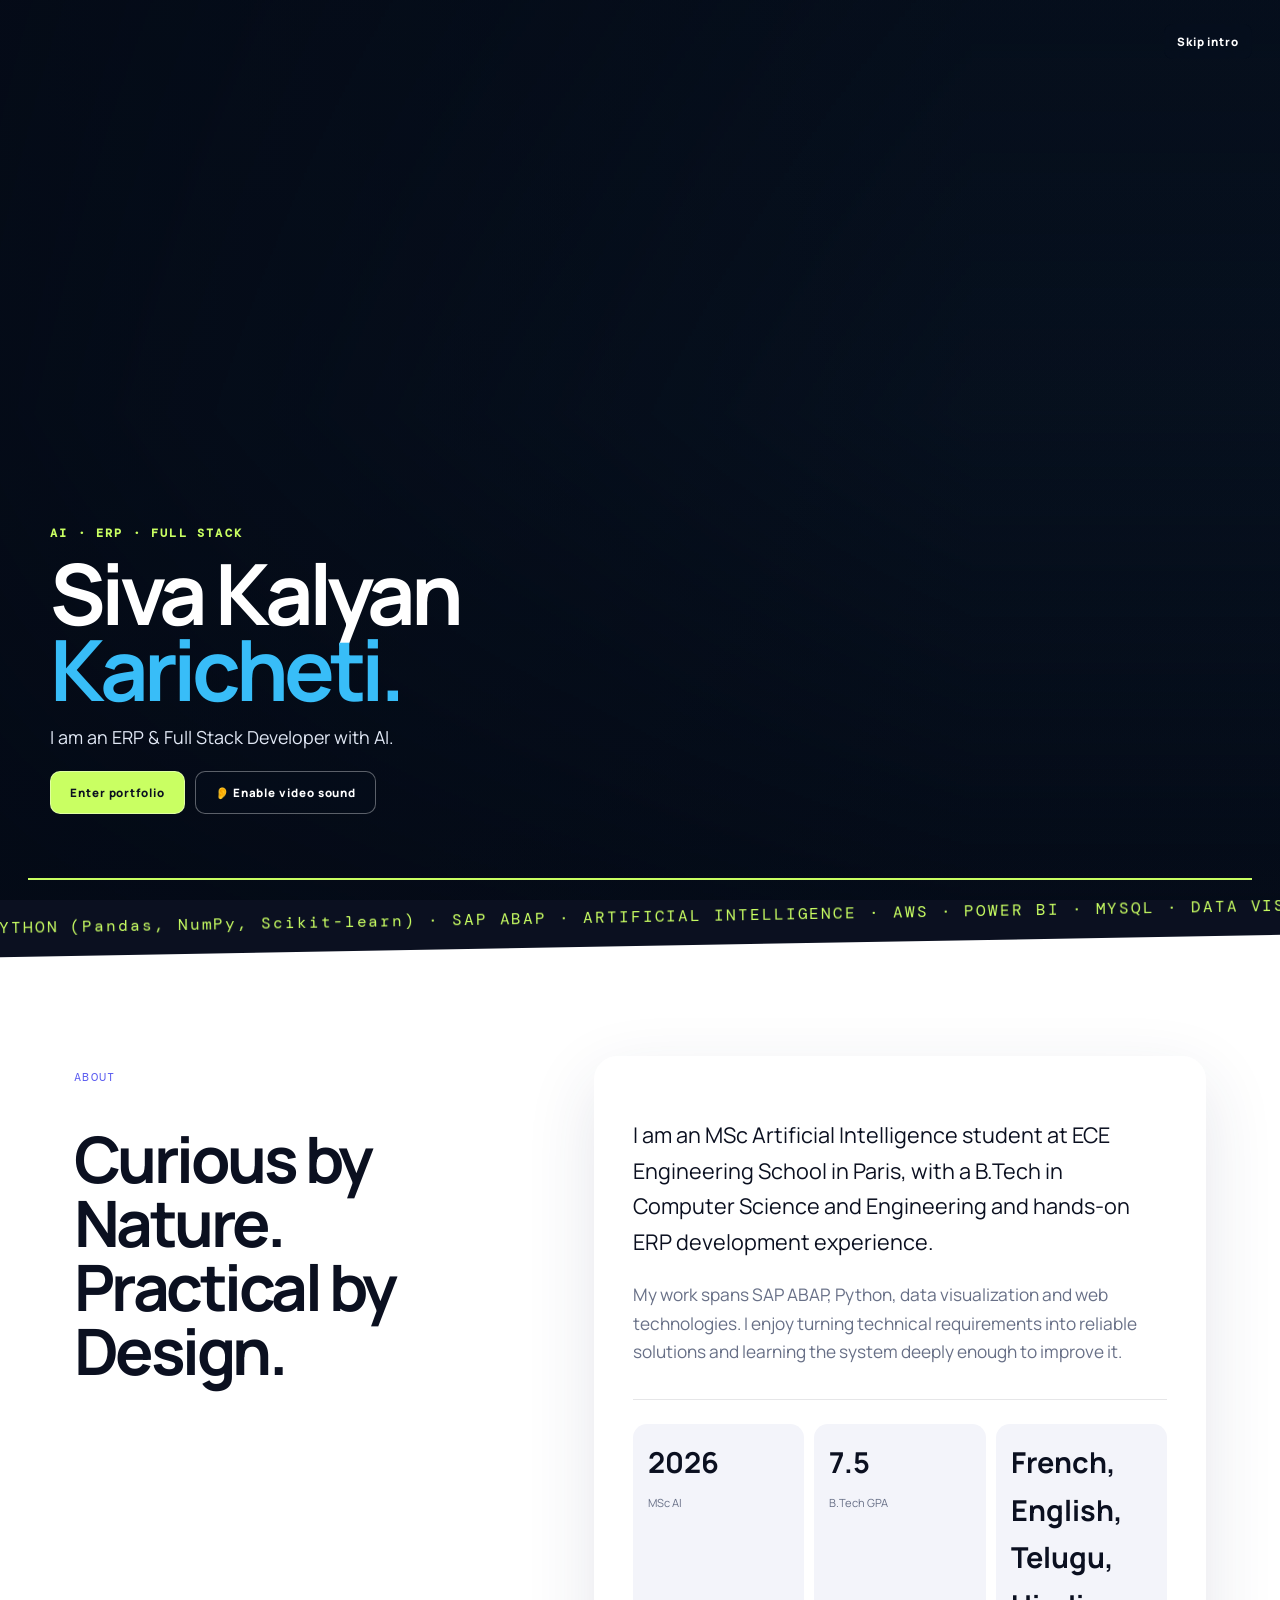
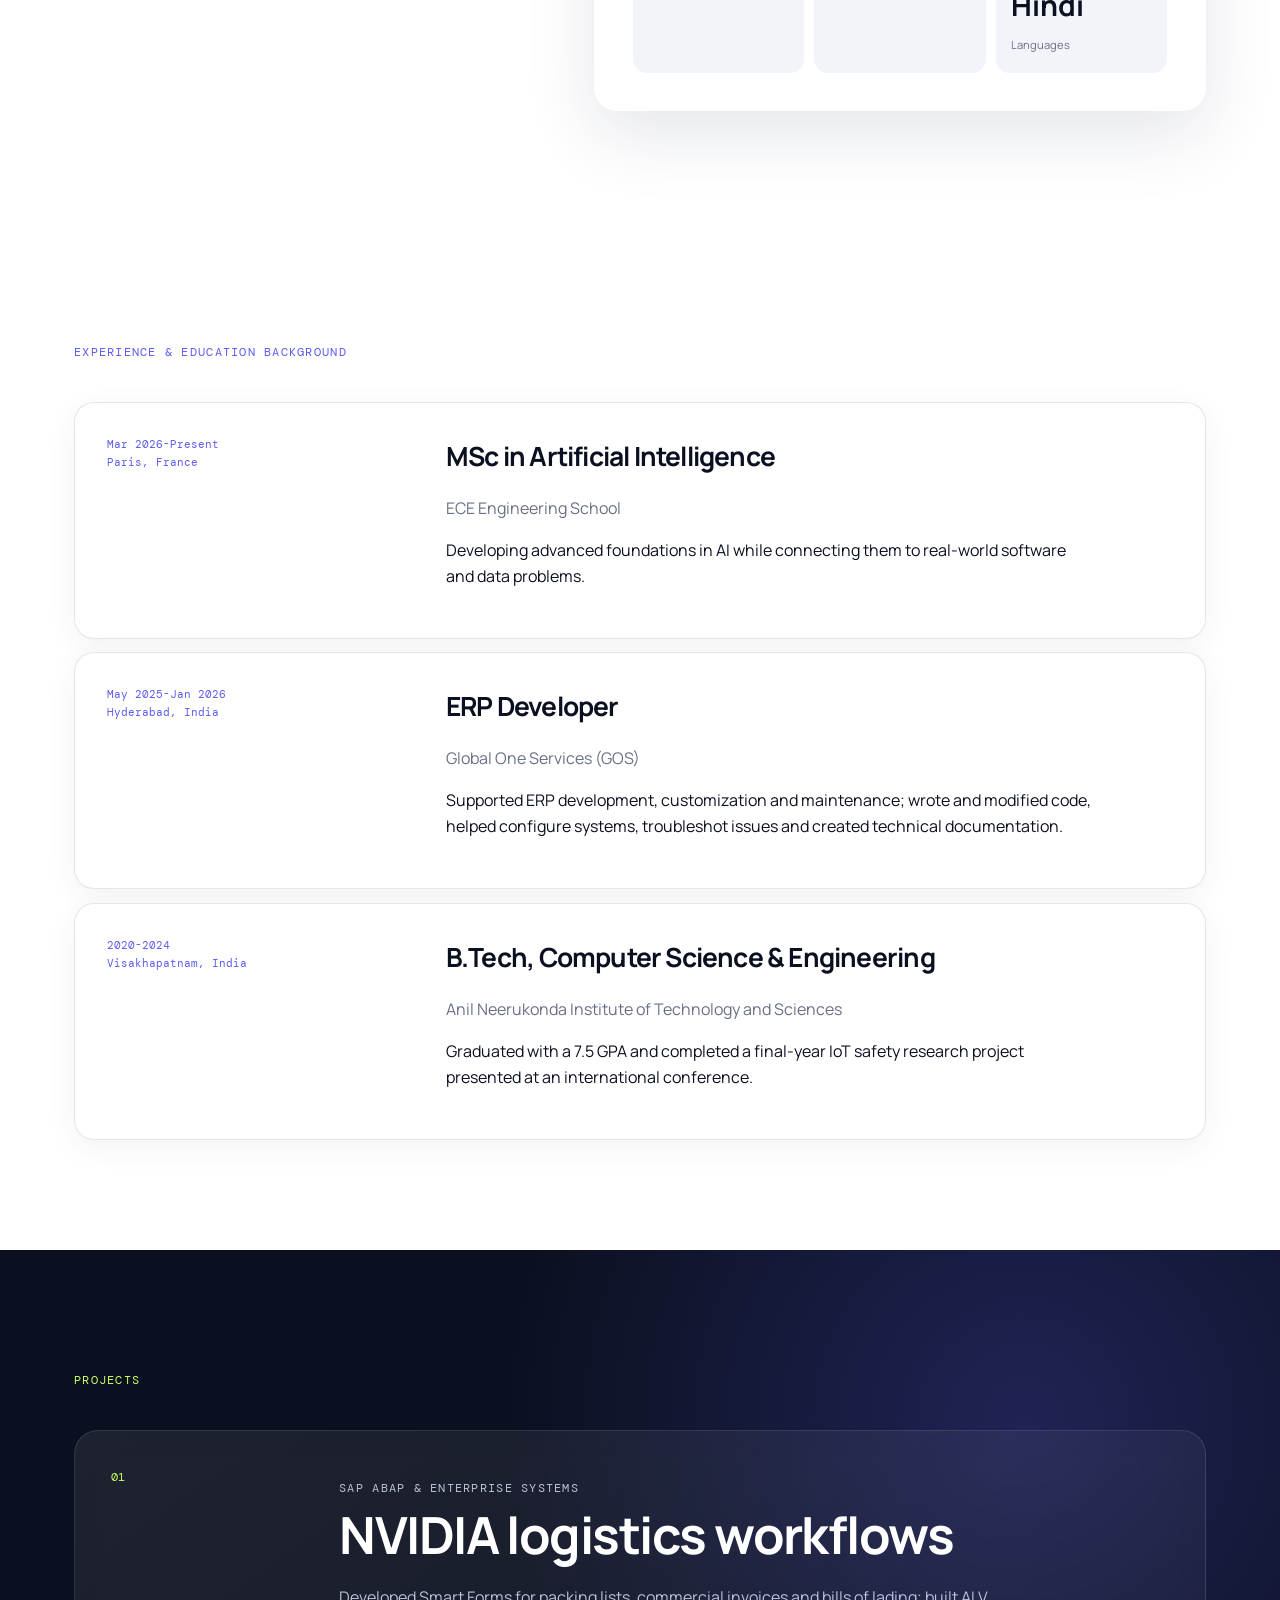
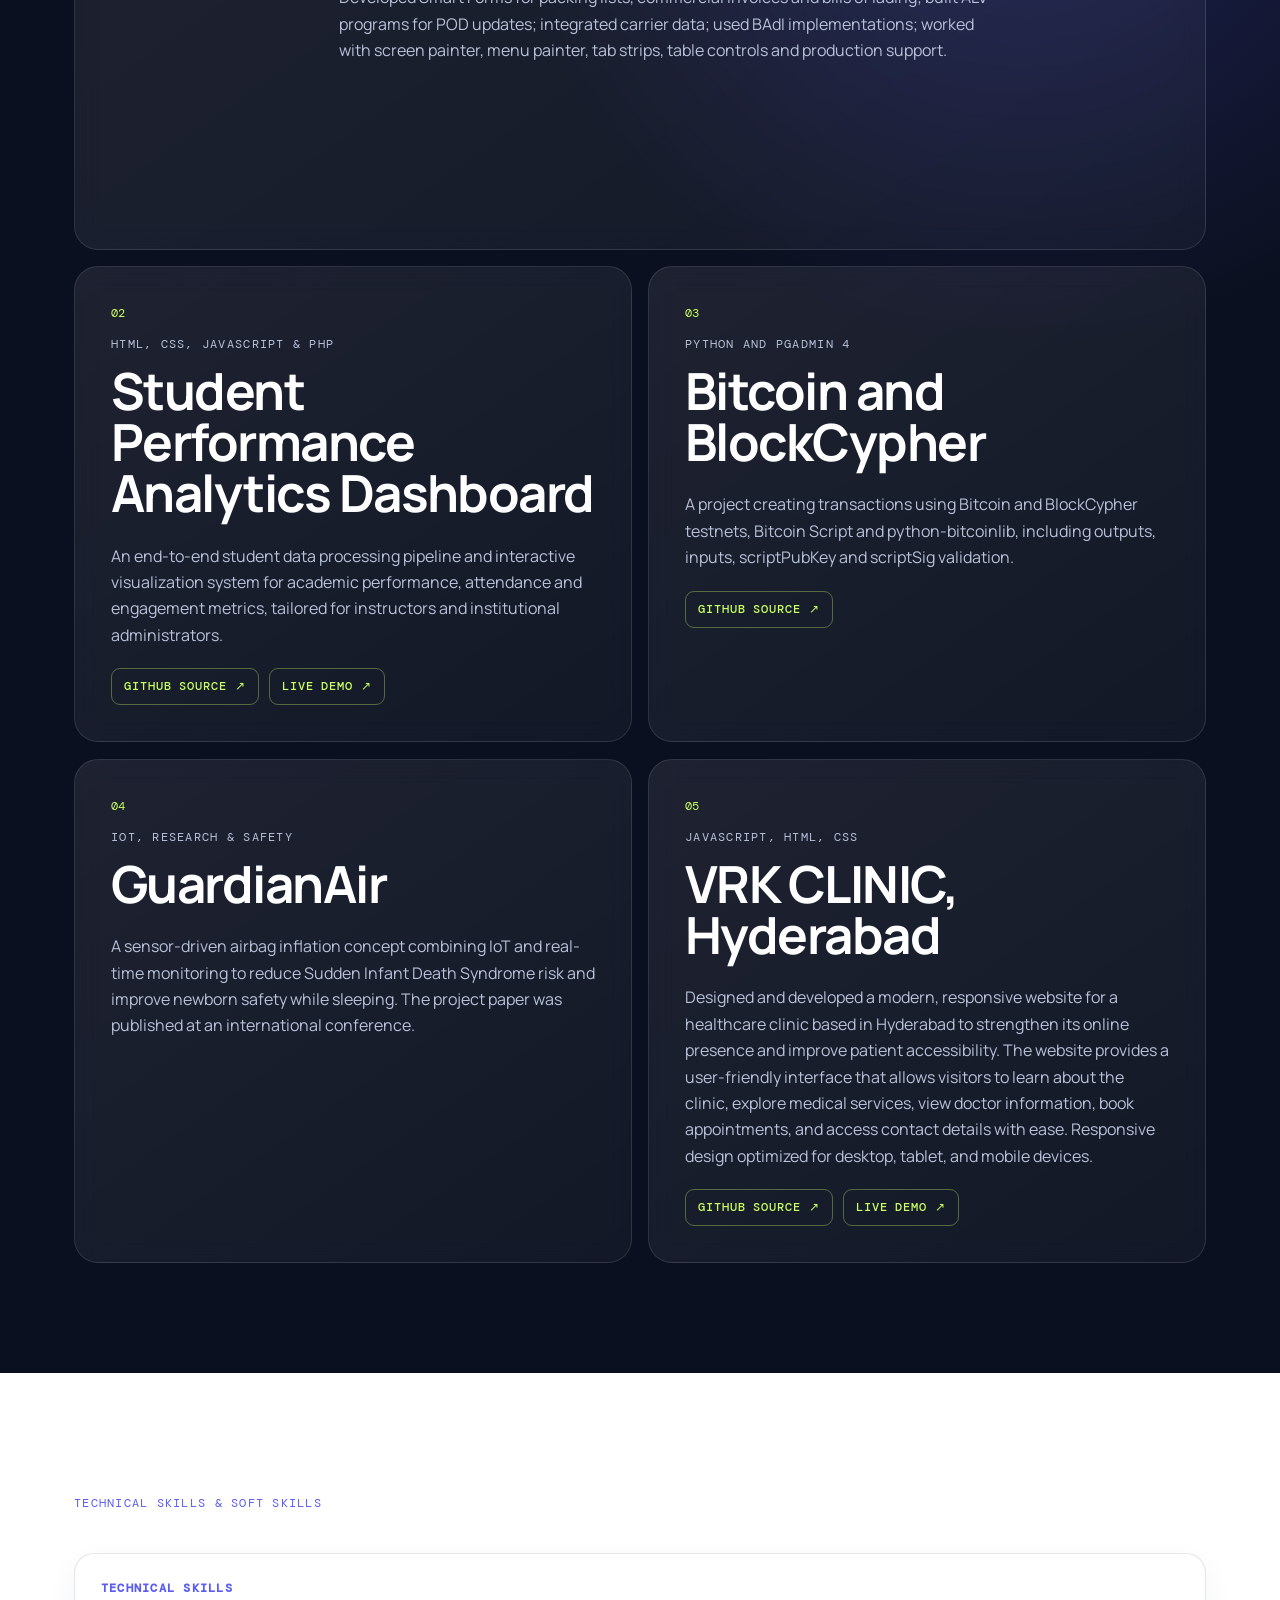
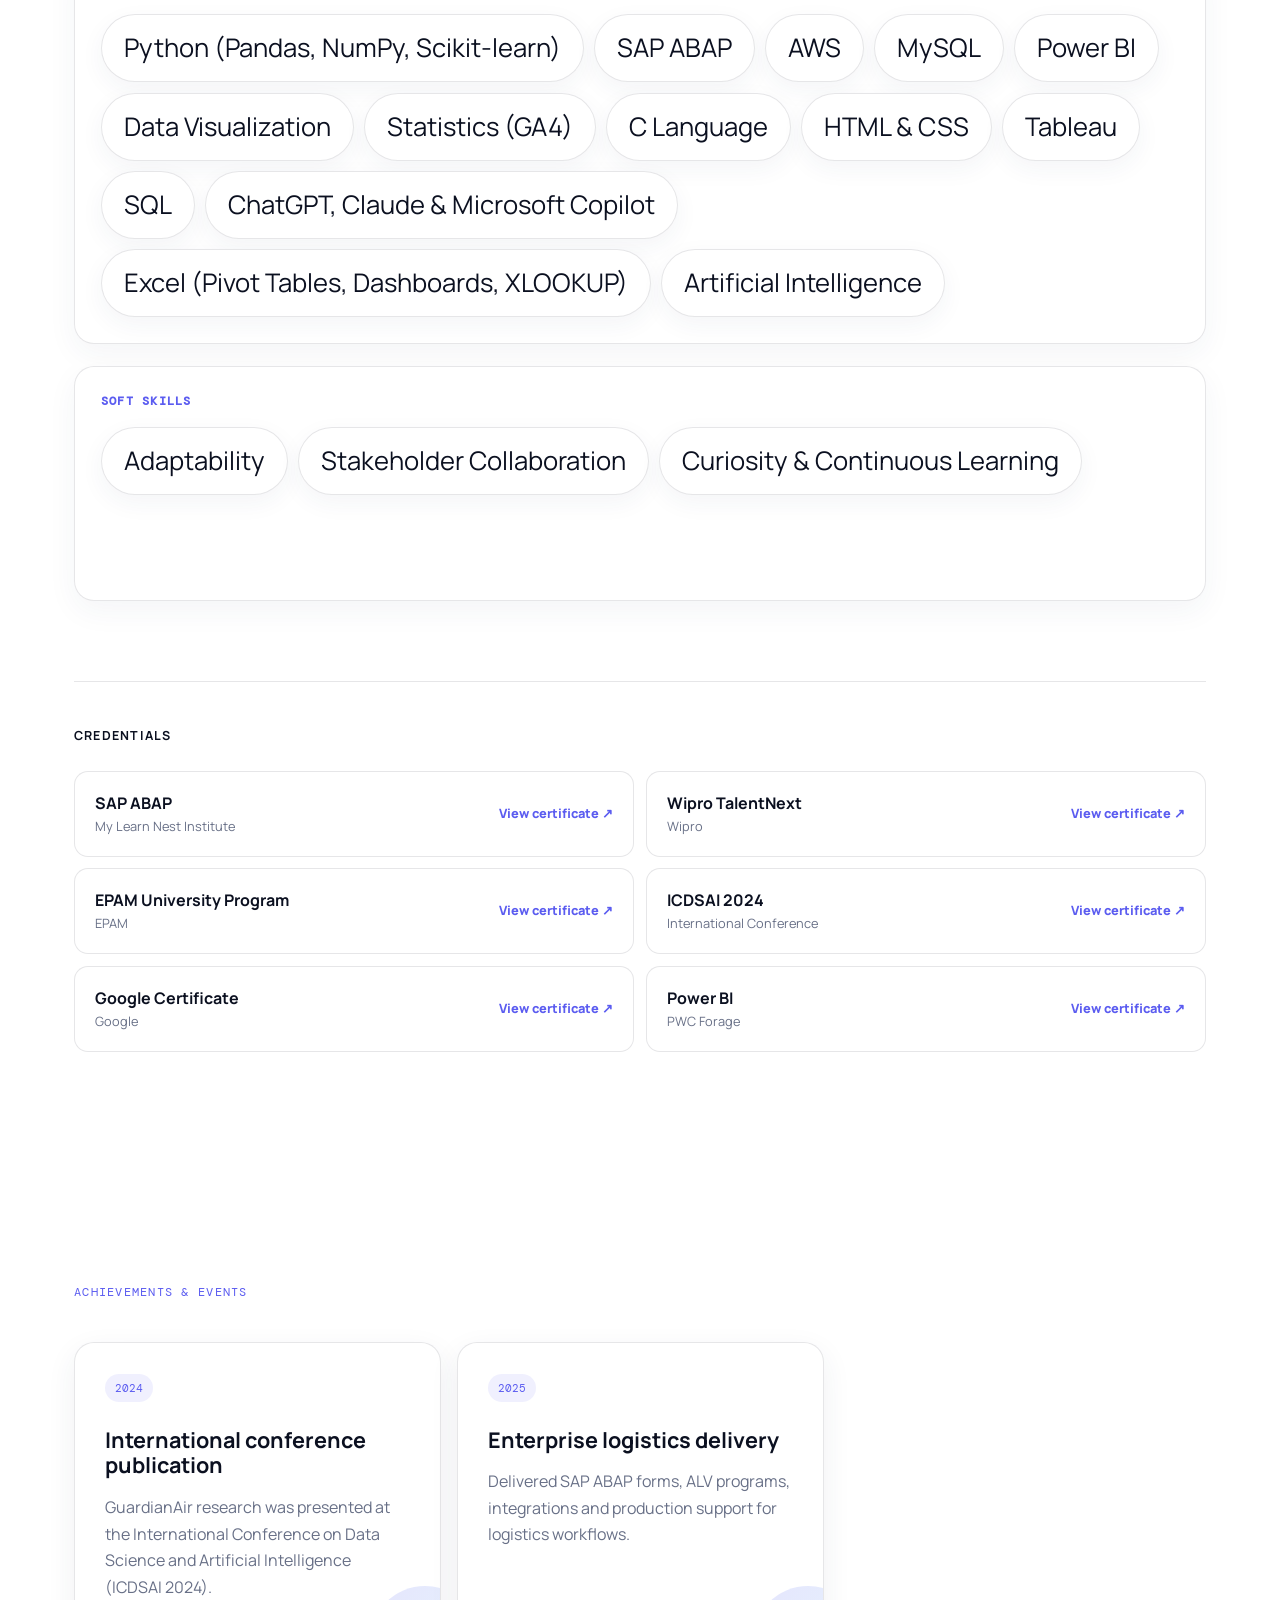
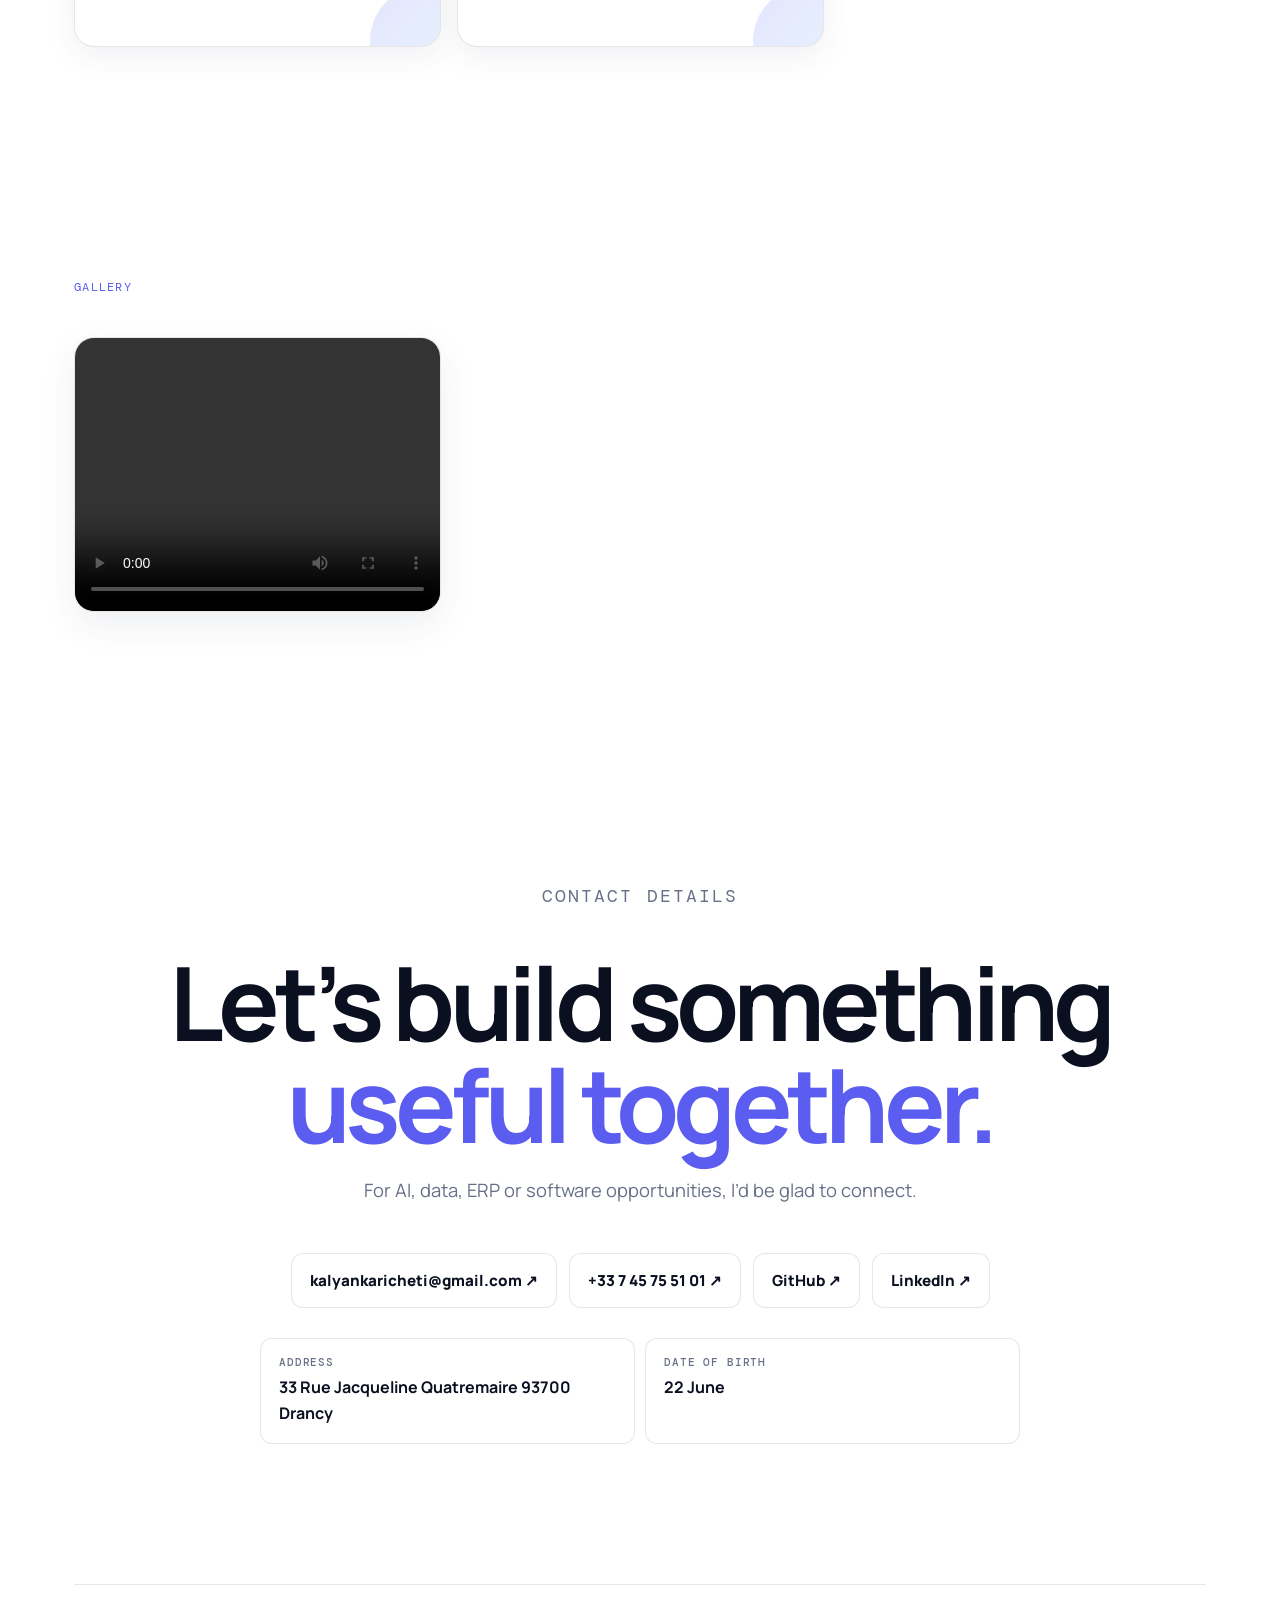
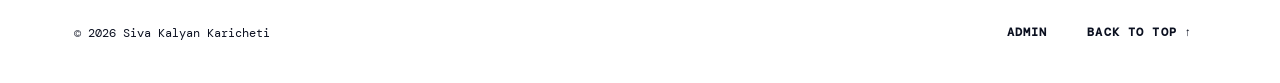
<file: index.html>
<!doctype html>
<html lang="en">
<head>
  <meta charset="utf-8">
  <meta name="viewport" content="width=device-width, initial-scale=1">
  <title>Siva Kalyan Karicheti | AI & ERP Developer</title>
  <meta name="description" content="Portfolio of Siva Kalyan Karicheti, an MSc Artificial Intelligence student and ERP developer in Paris with experience in Python, SAP ABAP, AWS, MySQL, Power BI, SQL, Tableau, Excel, Analytics and web technologies.">
  <meta name="author" content="Siva Kalyan Karicheti">
  <meta name="theme-color" content="#07111f">
  <link rel="canonical" href="https://sivakalyankaricheti.github.io/Kalyan-Web/">
  <meta property="og:title" content="Siva Kalyan Karicheti | AI & ERP Developer">
  <meta property="og:description" content="Building practical systems at the intersection of artificial intelligence, enterprise software and data.">
  <meta property="og:type" content="website">
  <meta property="og:url" content="https://sivakalyankaricheti.github.io/Kalyan-Web/">
  <link rel="manifest" href="site.webmanifest">
  <link rel="stylesheet" href="style.css?v=20260720-28">
  <link rel="stylesheet" href="animations.css?v=20260720-2">
  <script type="application/ld+json">
  {
    "@context": "https://schema.org",
    "@type": "Person",
    "name": "Siva Kalyan Karicheti",
    "url": "https://sivakalyankaricheti.github.io/Kalyan-Web/",
    "sameAs": ["https://www.linkedin.com/in/sivakalyankaricheti/"],
    "jobTitle": "AI Master's Student and ERP Developer",
    "alumniOf": [
      {"@type":"CollegeOrUniversity","name":"ECE Engineering School"},
      {"@type":"CollegeOrUniversity","name":"Anil Neerukonda Institute of Technology and Sciences"}
    ],
    "knowsAbout": ["Artificial Intelligence","Python(Pandas, NumPy, Scikit-learn)","SAP ABAP","AWS","MySQL","Power BI","Data Visualization","ChatGPT / Claude / Microsoft Copilot","SQL","Tableau","Excel(Pivot Tables,XLOOKUP,Dashboards)"]
  }
  </script>
</head>
<body>
  <section class="portfolio-intro portfolio-intro--video" id="portfolio-intro" aria-label="Portfolio introduction" hidden>
    <video class="portfolio-intro-media" autoplay muted playsinline preload="auto" aria-label="Introduction video of Siva Kalyan Karicheti"><source src="assets/siva-kalyan-speaking.mp4" type="video/mp4"></video>
    <div class="portfolio-intro-shade" aria-hidden="true"></div>
    <div class="portfolio-intro-content">
      <p class="portfolio-intro-kicker">AI · ERP · FULL STACK</p>
      <h1>Siva Kalyan<br><span>Karicheti.</span></h1>
      <p class="portfolio-intro-lede">I am an ERP &amp; Full Stack Developer with AI.</p>
      <div class="portfolio-intro-actions">
        <button class="portfolio-intro-enter" id="portfolio-intro-enter" type="button" data-i18n="introEnter">Enter portfolio</button>
        <button class="portfolio-intro-sound" id="portfolio-intro-sound" type="button" data-i18n="introEnableSound">Enable video sound</button>
      </div>
    </div>
    <button class="portfolio-intro-skip" id="portfolio-intro-skip" type="button" data-i18n="introSkip">Skip intro</button>
    <div class="portfolio-intro-progress" aria-hidden="true"><span></span></div>
  </section>
  <a class="skip-link" href="#main">Skip to content</a>
  <header class="nav-wrap">
    <nav class="nav" aria-label="Primary navigation">
      <a class="brand image-brand" href="#top" aria-label="Siva Kalyan Karicheti, home"><img class="brand-photo" src="assets/profile.jpg" alt="Portrait of Siva Kalyan Karicheti"><span class="brand-name">Siva Kalyan</span></a>
      <div class="nav-controls"><div class="language-switch" role="group" aria-label="Choose language"><span aria-hidden="true">🌐</span><button type="button" data-language="en" aria-pressed="true">EN</button><button type="button" data-language="fr" aria-pressed="false">FR</button></div><button class="menu-button" type="button" aria-expanded="false" aria-controls="nav-links">Menu</button></div>
      <div class="nav-links" id="nav-links">
        <a href="#about" data-i18n="navAbout">About</a><a href="#experience" data-i18n="navExperience">Experience</a><a href="#work" data-i18n="navWork">Work</a><a href="#gallery" data-i18n="navGallery">Gallery</a><a href="#contact" data-i18n="navContact">Contact</a>
      </div>
      <div class="location-panel" id="location-panel"><p class="location-reading" id="portfolio-location-status" aria-live="polite">Loading local time and weather…</p></div>
    </nav>
  </header>

  <main id="main">
    <section class="hero section" id="top">
      <div class="hero-copy reveal">
        <p class="eyebrow">Paris, France · Open to opportunities</p>
        <h1><span class="name-first" id="hero-first-name">Siva Kalyan</span><br><span id="hero-last-name">Karicheti.</span></h1>
        <p class="hero-lede" id="hero-title">I build practical systems where <strong>artificial intelligence</strong>, enterprise software and data meet.</p>
        <div class="hero-actions">
          <a class="button primary" href="#work" data-i18n="exploreWork">Explore my work</a>
          <a class="button ghost" href="https://www.linkedin.com/in/sivakalyankaricheti/" target="_blank" rel="noopener noreferrer">LinkedIn ↗</a>
        </div>
      </div>
      <div class="hero-visual reveal">
        <div class="orbit"><img id="profile-image" src="assets/profile.jpg" alt="Portrait of Siva Kalyan Karicheti"><span class="dot d1"></span><span class="dot d2"></span><span class="dot d3"></span></div>
        <p>AI <span>×</span> ERP <span>×</span> DATA</p>
      </div>
    </section>

    <section class="marquee" aria-label="Core skills"><div class="marquee-track"><span>PYTHON (Pandas, NumPy, Scikit-learn) · SAP ABAP · ARTIFICIAL INTELLIGENCE · AWS · POWER BI · MYSQL · DATA VISUALIZATION · SQL · CHATGPT / CLAUDE / MICROSOFT COPILOT · ANALYTICS (GA4) · TABLEAU · EXCEL (PIVOT TABLES, XLOOKUP, DASHBOARDS) · C LANGUAGE · HTML · CSS · JSON · JAVASCRIPT · REACT ·</span><span aria-hidden="true">PYTHON (Pandas, NumPy, Scikit-learn) · SAP ABAP · ARTIFICIAL INTELLIGENCE · AWS · POWER BI · MYSQL · DATA VISUALIZATION · SQL · CHATGPT / CLAUDE / MICROSOFT COPILOT · ANALYTICS (GA4) · TABLEAU · EXCEL (PIVOT TABLES, XLOOKUP, DASHBOARDS) · C LANGUAGE · HTML · CSS · JSON · JAVASCRIPT · REACT ·</span></div></section>

    <section class="section split" id="about">
      <div><p class="section-index" data-i18n="aboutLabel">About</p><h2 data-i18n-html="aboutHeading">Curious by Nature.<br>Practical by Design.</h2></div>
      <div class="prose reveal">
        <p id="about-primary">I am an MSc Artificial Intelligence student at ECE Engineering School in Paris, with a B.Tech in Computer Science and Engineering and hands-on ERP development experience.</p>
        <p id="about-secondary">My work spans SAP ABAP, Python, data visualization and web technologies. I enjoy turning technical requirements into reliable solutions—and learning the system deeply enough to improve it.</p>
        <div class="facts" id="personal-details"></div>
      </div>
    </section>

    <section class="section" id="experience">
      <p class="section-index" data-i18n="experienceLabel">Experience & Education Background</p>
      <div class="timeline" id="experience-list"></div>
    </section>

    <section class="section work" id="work">
      <p class="section-index" data-i18n="projectsLabel">Projects</p>
      <div class="project-grid" id="project-list"></div>
    </section>

    <section class="section skills">
      <p class="section-index" data-i18n="skillsLabel">Technical Skills & Soft Skills</p>
      <p class="skill-instruction"><span data-i18n="skillInstruction">Tap a skill to view details</span> <span aria-hidden="true">↔</span></p>
      <div class="skill-groups">
        <section class="skill-group" id="technical-skill-group"><h3 data-i18n="technicalSkills">Technical Skills</h3><div class="skill-cloud reveal" id="technical-skill-cloud"></div></section>
        <section class="skill-group" id="soft-skill-group"><h3 data-i18n="softSkills">Soft Skills</h3><div class="skill-cloud reveal" id="soft-skill-cloud"></div></section>
      </div>
      <div class="skill-detail" id="skill-detail" role="region" aria-live="polite" hidden>
        <button class="skill-detail-close" id="skill-detail-close" type="button" aria-label="Close skill details">×</button>
        <p data-i18n="skillDetails">Skill details</p><h3 id="skill-detail-title"></h3><div id="skill-detail-description"></div>
      </div>
      <div class="certs reveal"><h3 data-i18n="credentials">Credentials</h3><div class="certificate-list" id="certificate-list"></div></div>
    </section>

    <section class="section achievements" id="achievements">
      <p class="section-index" data-i18n="achievementsLabel">Achievements & Events</p>
      <div class="achievement-grid" id="achievement-grid"></div>
    </section>

    <section class="section gallery" id="gallery">
      <p class="section-index" data-i18n="galleryLabel">Gallery</p>
      <div class="gallery-grid" id="gallery-grid"></div>
      <p class="empty-state" id="gallery-empty" data-i18n="galleryEmpty">Gallery.</p>
    </section>

    <section class="section contact" id="contact">
      <p class="section-index" data-i18n="contactLabel">Contact Details</p>
      <h2 data-i18n-html="contactHeading">Let’s build something<br><span>useful together.</span></h2>
      <p data-i18n="contactText">For AI, data, ERP or software opportunities, I’d be glad to connect.</p>
      <div class="contact-links" id="contact-links"><a id="email-link" href="mailto:kalyankaricheti@gmail.com">kalyankaricheti@gmail.com ↗</a><a id="phone-link" href="tel:+33745755101">+33 7 45 75 51 01 ↗</a></div>
      <div class="personal-info-list" id="personal-info-list"></div>
    </section>
  </main>

  <footer><p>© <span id="year"></span> Siva Kalyan Karicheti</p><div class="footer-links"><a href="admin.html">Admin</a><a href="#top" data-i18n="backToTop">Back to top ↑</a></div></footer>
  <script src="script.js?v=20260720-17"></script>
  <script src="animations.js?v=20260720-3"></script>
</body>
</html>
</file>
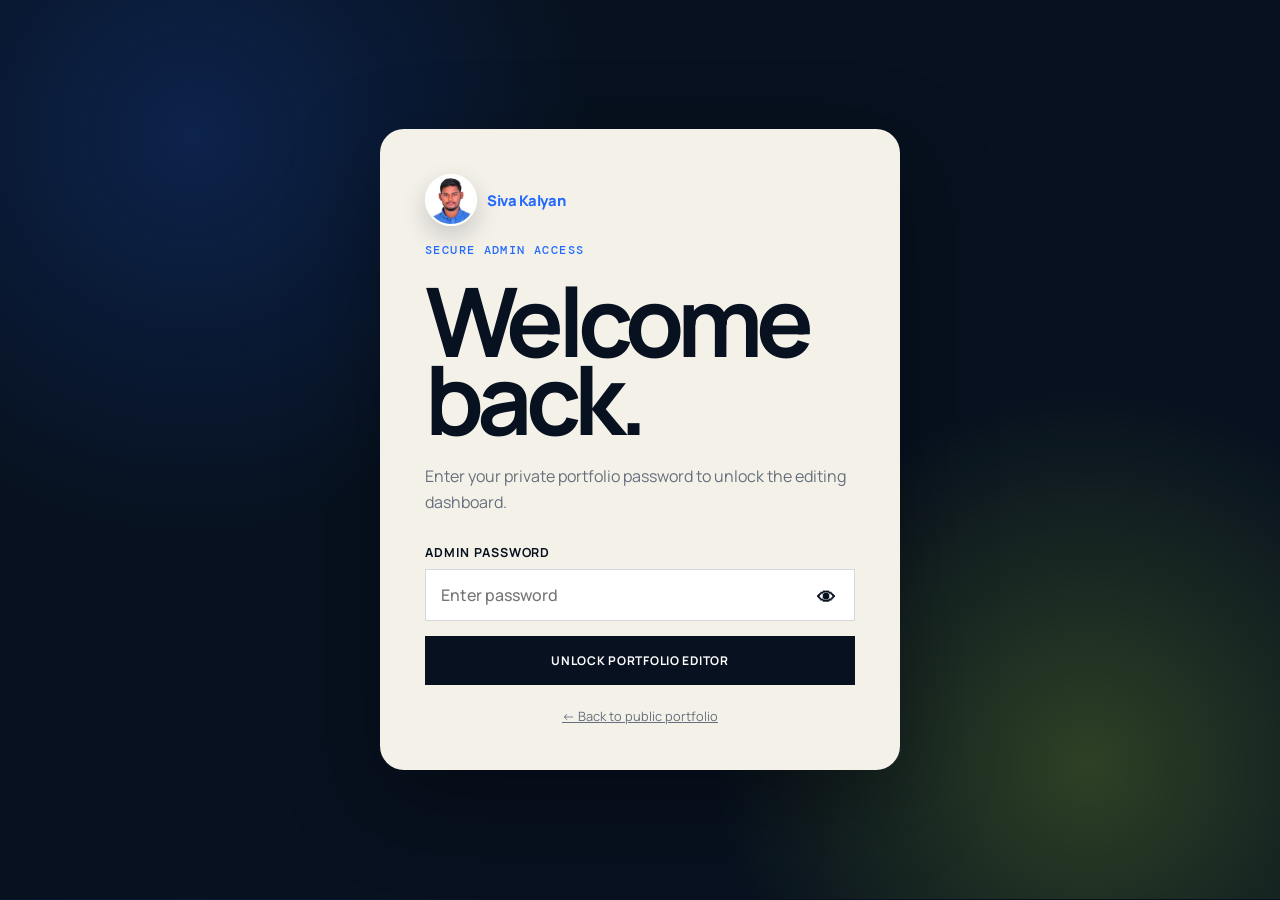
<file: admin.html>
<!doctype html>
<html lang="en">
<head><meta charset="utf-8"><meta name="viewport" content="width=device-width, initial-scale=1"><meta name="robots" content="noindex,nofollow"><title>Portfolio Admin | Siva Kalyan Karicheti</title><link rel="stylesheet" href="admin.css?v=20260703-4"></head>
<body class="locked">
  <section class="auth-screen" id="auth-screen"><form id="login-form" class="login-card"><a class="brand image-brand" href="index.html"><img class="brand-photo" src="assets/profile.jpg" alt="Portrait of Siva Kalyan Karicheti"><span class="brand-name">Siva Kalyan</span></a><p class="eyebrow">Secure admin access</p><h1>Welcome<br>back.</h1><p>Enter your private portfolio password to unlock the editing dashboard.</p><label>Admin password<span class="password-field"><input id="admin-password" type="password" autocomplete="current-password" placeholder="Enter password" required><button class="password-toggle" id="password-toggle" type="button" aria-label="Show password" title="Show password"><span aria-hidden="true">👁</span></button></span></label><button type="submit">Unlock portfolio editor</button><p id="login-message" role="status"></p><a class="back-link" href="index.html">← Back to public portfolio</a></form></section>
  <header><a class="brand image-brand" href="index.html"><img class="brand-photo" src="assets/profile.jpg" alt="Portrait of Siva Kalyan Karicheti"><span class="brand-name">Siva Kalyan</span></a><div><span class="status" id="status">Draft mode</span><button class="logout" id="logout" type="button">Lock</button><a class="view-site" href="index.html">View public site ↗</a></div></header>
  <main>
    <aside><p class="eyebrow">Portfolio control room</p><h1>Admin<br>studio.</h1><p>Edit your public profile, then publish directly to GitHub. Visitors can view the portfolio but cannot change it.</p><nav><a href="#identity">Identity</a><a href="#contact">Contact & socials</a><a href="#experience">Experience</a><a href="#projects">Projects</a><a href="#skills">Skills</a><a href="#gallery">Gallery</a><a href="#achievements">Achievements</a><a href="#certificates">Certificates</a><a href="#publish">Publish</a></nav></aside>
    <form id="editor-form">
      <section id="identity"><div class="section-heading"><span>01</span><div><h2>Identity</h2><p>Your main introduction, portrait and personal highlights.</p></div></div><div class="fields"><label>Full name<input id="name" required></label><label>Location<input id="location" required></label><label class="wide">Professional headline<textarea id="headline" rows="3" required></textarea></label><label class="wide">About - opening<textarea id="about-primary" rows="5" required></textarea></label><label class="wide">About - details<textarea id="about-secondary" rows="5" required></textarea></label><label class="wide file-field">Replace profile image<input id="profile-upload" type="file" accept="image/jpeg,image/png,image/webp"><small>JPG, PNG or WebP. Use a square portrait under 2 MB.</small></label></div><div class="subheading"><h3>Personal detail cards</h3><button class="add" type="button" data-add="personal">+ Add detail</button></div><div id="personal-editor" class="repeat-list compact-list"></div></section>
      <section id="contact"><div class="section-heading"><span>02</span><div><h2>Contact & socials</h2><p>Public ways for people to reach and follow you.</p></div></div><div class="fields"><label>Email<input id="email" type="email" required></label><label>Phone<input id="phone" required></label></div><div class="subheading"><h3>Additional personal information</h3><div class="add-menu"><select id="personal-info-menu" aria-label="Personal information type"><option value="Address">Address</option><option value="Date of birth">Date of birth</option><option value="Family detail">Family detail</option><option value="Custom detail">Custom detail</option></select><button class="add" id="add-personal-info" type="button">+ Add</button></div></div><p class="privacy-warning">Privacy notice: information added here will be public and may appear in Google search results.</p><div id="personal-info-editor" class="repeat-list"></div><div class="subheading"><h3>GitHub and social media links</h3><button class="add" type="button" data-add="social">+ Add link</button></div><div id="social-editor" class="repeat-list compact-list"></div></section>
      <section id="experience"><div class="section-heading"><span>03</span><div><h2>Experience & education</h2><p>Edit your complete professional timeline.</p></div><button class="add" type="button" data-add="experience">+ Add</button></div><div id="experience-editor" class="repeat-list"></div></section>
      <section id="projects"><div class="section-heading"><span>04</span><div><h2>Projects</h2><p>Add portfolio work and optional GitHub or demo links.</p></div><button class="add" type="button" data-add="project">+ Add</button></div><div id="project-editor" class="repeat-list"></div></section>
      <section id="skills"><div class="section-heading"><span>05</span><div><h2>Skills</h2><p>Manage technical and soft skills separately, with optional details for each one.</p></div><button class="add" type="button" data-add="skill">+ Add skill</button></div><div id="skill-editor" class="repeat-list"></div></section>
      <section id="gallery"><div class="section-heading"><span>06</span><div><h2>Gallery</h2><p>Add photos or videos that will appear in the public gallery. Captions are optional.</p></div><button class="add" type="button" data-add="gallery">+ Add media</button></div><div id="gallery-editor" class="repeat-list"></div></section>
      <section id="achievements"><div class="section-heading"><span>07</span><div><h2>Achievements</h2><p>Milestones worth noticing.</p></div><button class="add" type="button" data-add="achievement">+ Add</button></div><div id="achievement-editor" class="repeat-list"></div></section>
      <section id="certificates"><div class="section-heading"><span>08</span><div><h2>Certificates</h2><p>Add certificate details and upload an image or PDF.</p></div><button class="add" type="button" data-add="certificate">+ Add</button></div><div id="certificate-editor" class="repeat-list"></div></section>
      <section id="publish" class="publish"><div class="section-heading"><span>09</span><div><h2>Publish changes</h2><p>GitHub authorization is required only when saving changes to the live website.</p></div></div><label>GitHub access token<input id="github-token" type="password" autocomplete="off" placeholder="github_pat_…" required></label><p class="security-note">The token is used only for this publish request and is never saved by the website.</p><button class="publish-button" type="submit">Publish to live portfolio</button><p id="publish-message" role="status"></p></section>
    </form>
  </main>
  <template id="achievement-template"><div class="repeat-card achievement-row"><button class="remove" type="button" aria-label="Remove achievement">×</button><label>Year<input data-key="year" required></label><label>Title<input data-key="title" required></label><label class="wide">Description<textarea data-key="description" rows="3" required></textarea></label></div></template>
  <template id="certificate-template"><div class="repeat-card certificate-row"><button class="remove" type="button" aria-label="Remove certificate">×</button><label>Certificate<input data-key="name" required></label><label>Issuer<input data-key="issuer" required></label><label class="wide">Existing certificate URL<input data-key="url" type="text" readonly placeholder="Upload a file below"></label><label class="wide file-field">Upload certificate<input class="certificate-file" type="file" accept="image/jpeg,image/png,image/webp,application/pdf"><small>Image or PDF, maximum 5 MB.</small></label></div></template>
  <template id="skill-template"><div class="repeat-card skill-row"><button class="remove" type="button" aria-label="Remove skill">×</button><label>Skill type<select data-key="category"><option value="technical">Technical skill</option><option value="soft">Soft skill</option></select></label><label>Skill name<input data-key="name" required placeholder="e.g. Python"></label><label class="wide">Skill details<textarea data-key="description" rows="4" placeholder="Describe your experience, tools and projects using this skill."></textarea></label></div></template>
  <template id="personal-template"><div class="repeat-card personal-row"><button class="remove" type="button" aria-label="Remove personal detail">×</button><label>Value<input data-key="value" required></label><label>Label<input data-key="label" required></label></div></template>
  <template id="social-template"><div class="repeat-card social-row"><button class="remove" type="button" aria-label="Remove social link">×</button><label>Platform / label<input data-key="label" required></label><label>Profile URL<input data-key="url" type="url" required></label></div></template>
  <template id="experience-template"><div class="repeat-card experience-row"><button class="remove" type="button" aria-label="Remove experience">×</button><label>Period<input data-key="period" required></label><label>Location<input data-key="location" required></label><label>Title<input data-key="title" required></label><label>Organization<input data-key="organization" required></label><label class="wide">Description<textarea data-key="description" rows="3" required></textarea></label></div></template>
  <template id="project-template"><div class="repeat-card project-row"><button class="remove" type="button" aria-label="Remove project">×</button><label>Number<input data-key="number" required></label><label>Category / technologies<input data-key="category" required></label><label class="wide">Project title<input data-key="title" required></label><label class="wide">Description<textarea data-key="description" rows="3" required></textarea></label><label>First link text<input data-key="link1Label" placeholder="GitHub source"></label><label>First link URL<input data-key="link1" type="url" placeholder="https://..."></label><label>Second link text<input data-key="link2Label" placeholder="Live demo"></label><label>Second link URL<input data-key="link2" type="url" placeholder="https://..."></label></div></template>
  <template id="personal-info-template"><div class="repeat-card personal-info-row"><button class="remove" type="button" aria-label="Remove personal information">×</button><label>Detail label<input data-key="label" required></label><label>Public value<input data-key="value" required></label></div></template>
  <template id="gallery-template"><div class="repeat-card gallery-row"><button class="remove" type="button" aria-label="Remove gallery item">×</button><label>Optional title<input data-key="title" placeholder="Leave blank for no caption"></label><label>Optional destination URL<input data-key="url" type="url"></label><label class="wide">Optional description<textarea data-key="description" rows="2" placeholder="Leave blank for no caption"></textarea></label><label class="wide">Current media path<input data-key="image" type="text" readonly placeholder="Upload a photo or video below"></label><input data-key="type" type="hidden" value="image"><label class="wide file-field">Gallery photo or video<input class="gallery-file" type="file" accept="image/jpeg,image/png,image/webp,video/mp4,video/webm,video/quicktime"><small>JPG, PNG, WebP, MP4, WebM or MOV, maximum 5 MB. Text is optional.</small></label></div></template>
  <script src="admin.js?v=20260720-2"></script>
</body></html>
</file>
<file: style.css>
@import url('https://fonts.googleapis.com/css2?family=DM+Mono:wght@400;500&family=Manrope:wght@400;500;600;700;800&display=swap');

:root{--ink:#0b1020;--paper:#f7f8fc;--surface:#fff;--blue:#5b5cf0;--cyan:#38bdf8;--lime:#c9ff62;--muted:#687087;--line:rgba(11,16,32,.1);--shadow:0 24px 70px rgba(44,50,90,.12)}
*{box-sizing:border-box}html{scroll-behavior:smooth}body{margin:0;background:var(--paper);color:var(--ink);font-family:Manrope,Arial,sans-serif;line-height:1.65;overflow-x:hidden}body:before{content:'';position:fixed;inset:0;pointer-events:none;z-index:-1;background:radial-gradient(circle at 8% 5%,rgba(91,92,240,.14),transparent 27%),radial-gradient(circle at 88% 15%,rgba(56,189,248,.12),transparent 25%)}
.skip-link{position:absolute;left:-9999px}.skip-link:focus{left:1rem;top:1rem;z-index:100;background:white;padding:.75rem;border-radius:8px}.nav-wrap{position:sticky;top:14px;z-index:20;margin:14px auto 0;width:min(1180px,calc(100% - 28px));background:rgba(255,255,255,.72);backdrop-filter:blur(18px);border:1px solid rgba(255,255,255,.75);box-shadow:0 12px 38px rgba(24,28,55,.08);border-radius:18px}.nav{height:66px;padding:0 22px;display:flex;align-items:center;justify-content:space-between}.brand{font-weight:800;font-size:1.5rem;color:var(--ink);text-decoration:none;letter-spacing:-.06em}.brand span,h1 span,.contact h2 span{color:var(--blue)}.nav-links{display:flex;gap:8px}.nav-links a,footer a{font-size:.72rem;text-transform:uppercase;letter-spacing:.1em;color:var(--ink);text-decoration:none;font-weight:700;padding:10px 14px;border-radius:10px}.nav-links a:hover{background:rgba(91,92,240,.09);color:var(--blue)}.menu-button{display:none;background:none;border:1px solid var(--line);padding:.5rem .7rem;border-radius:8px}.section{max-width:1180px;margin:auto;padding:110px 24px}.hero{min-height:calc(100vh - 94px);display:grid;grid-template-columns:1.15fr .85fr;align-items:center;gap:4rem;padding-top:85px}.eyebrow,.section-index,.tag{font-family:'DM Mono',monospace;text-transform:uppercase;letter-spacing:.11em;font-size:.72rem}.eyebrow{display:inline-flex;align-items:center;background:rgba(91,92,240,.09);color:var(--blue);padding:8px 12px;border-radius:100px}.eyebrow:before{content:'';width:7px;height:7px;background:var(--blue);border-radius:50%;margin-right:9px;box-shadow:0 0 0 5px rgba(91,92,240,.12)}.hero h1{font-size:clamp(4.5rem,8vw,8.4rem);line-height:.83;letter-spacing:-.075em;margin:1.5rem 0 2rem}.hero h1 .name-first{color:var(--ink)}.hero-lede{font-size:clamp(1.1rem,1.8vw,1.45rem);max-width:650px;color:#434b61}.hero-actions{display:flex;gap:12px;margin-top:2.2rem}.button{display:inline-flex;align-items:center;justify-content:center;padding:14px 22px;border:1px solid var(--line);border-radius:12px;text-decoration:none;color:var(--ink);font-weight:800;font-size:.82rem;transition:.25s}.button.primary{background:linear-gradient(135deg,var(--blue),#7778ff);color:white;border:0;box-shadow:0 14px 30px rgba(91,92,240,.28)}.button.ghost{background:rgba(255,255,255,.7)}.button:hover{transform:translateY(-3px);box-shadow:0 16px 34px rgba(44,50,90,.16)}.hero-visual{text-align:center;position:relative}.hero-visual:before{content:'AVAILABLE';position:absolute;right:1%;top:4%;z-index:3;background:var(--lime);padding:9px 12px;border-radius:100px;font:500 .65rem 'DM Mono';letter-spacing:.12em;transform:rotate(7deg)}.orbit{width:min(31vw,390px);height:min(31vw,390px);border:1px solid rgba(91,92,240,.2);border-radius:32% 68% 56% 44%/45% 38% 62% 55%;display:grid;place-items:center;position:relative;margin:auto;background:linear-gradient(145deg,#e9e9ff,#fff);box-shadow:var(--shadow);animation:morph 9s ease-in-out infinite}.orbit:before{content:'';position:absolute;inset:8%;border:1px dashed rgba(91,92,240,.35);border-radius:inherit}.orbit img{width:79%;height:79%;object-fit:cover;border-radius:28% 72% 53% 47%/45% 39% 61% 55%;position:relative;z-index:1;box-shadow:0 22px 55px rgba(7,17,31,.22);filter:saturate(.9);animation:morph 9s ease-in-out infinite reverse}.dot{position:absolute;width:16px;height:16px;border-radius:50%;background:var(--lime);z-index:2}.d1{top:8%;left:20%}.d2{bottom:12%;right:13%;background:var(--blue)}.d3{top:49%;right:-8px;background:var(--ink)}.hero-visual p{font-family:'DM Mono';font-size:.7rem;letter-spacing:.18em;margin-top:24px}.hero-visual p span{color:var(--blue);padding:0 .4rem}@keyframes morph{0%,100%{border-radius:32% 68% 56% 44%/45% 38% 62% 55%}50%{border-radius:62% 38% 35% 65%/56% 62% 38% 44%}}
.marquee{overflow:hidden;background:var(--ink);color:var(--lime);padding:16px 0;white-space:nowrap;font-family:'DM Mono';letter-spacing:.12em;transform:rotate(-1deg);width:102%;margin-left:-1%}.marquee div{width:max-content;animation:marquee 24s linear infinite}@keyframes marquee{to{transform:translateX(-50%)}}.split{display:grid;grid-template-columns:.8fr 1.2fr;gap:7rem}.section-index{color:var(--blue);margin-bottom:2.5rem}.section h2{font-size:clamp(2.5rem,5vw,5rem);line-height:1;letter-spacing:-.055em;margin:0}.prose{font-size:1.08rem;background:rgba(255,255,255,.7);border:1px solid rgba(255,255,255,.8);padding:38px;border-radius:24px;box-shadow:var(--shadow)}.prose>p:first-child{font-size:1.35rem;color:var(--ink)}.prose>p{color:var(--muted)}.facts{display:grid;grid-template-columns:repeat(3,1fr);gap:10px;margin-top:2rem;border-top:1px solid var(--line);padding-top:1.5rem}.facts div{background:#f3f4fa;padding:15px;border-radius:14px}.facts strong{font-size:1.8rem;display:block}.facts span{font-size:.7rem;color:var(--muted)}.timeline{display:grid;gap:14px}.timeline-item{display:grid;grid-template-columns:.8fr 2fr;padding:32px;background:var(--surface);border:1px solid var(--line);border-radius:20px;gap:3rem;box-shadow:0 8px 30px rgba(44,50,90,.06);transition:.25s}.timeline-item:hover{transform:translateY(-4px);box-shadow:var(--shadow);border-color:rgba(91,92,240,.22)}.timeline-item>div:first-child{font-family:'DM Mono';font-size:.7rem;display:flex;flex-direction:column;color:var(--blue)}.timeline h3,.project h3{font-size:1.65rem;margin:0;letter-spacing:-.03em}.muted,.project-note{color:var(--muted)}.timeline-item p{max-width:650px}.work{background:#0b1020;color:white;max-width:none;padding-left:max(24px,calc((100vw - 1132px)/2));padding-right:max(24px,calc((100vw - 1132px)/2));position:relative}.work:before{content:'';position:absolute;inset:0;background:radial-gradient(circle at 80% 10%,rgba(91,92,240,.25),transparent 28%);pointer-events:none}.work>*{position:relative}.work .section-index{color:var(--lime)}.project-grid{display:grid;grid-template-columns:1fr 1fr;gap:16px}.project{background:linear-gradient(145deg,rgba(255,255,255,.08),rgba(255,255,255,.035));border:1px solid rgba(255,255,255,.11);padding:36px;border-radius:24px;min-height:340px;backdrop-filter:blur(12px);transition:.3s}.project:hover{transform:translateY(-6px);border-color:rgba(201,255,98,.4)}.project-featured{grid-column:1/-1;display:grid;grid-template-columns:.55fr 2fr;min-height:420px}.project-number{font-family:'DM Mono';color:var(--lime);font-size:.76rem}.project h3{font-size:clamp(2rem,4vw,4.5rem);line-height:1;margin:.7rem 0 1.5rem}.project p{max-width:650px;color:#b8c2d8}.project ul{display:grid;grid-template-columns:1fr 1fr;gap:.7rem;list-style:none;padding:0;font-family:'DM Mono';font-size:.72rem;color:var(--lime)}.achievement-grid{display:grid;grid-template-columns:repeat(3,1fr);gap:16px}.achievement-card{background:var(--surface);padding:30px;min-height:250px;border-radius:20px;border:1px solid var(--line);box-shadow:0 10px 30px rgba(44,50,90,.07);position:relative;overflow:hidden}.achievement-card:after{content:'';position:absolute;width:110px;height:110px;border-radius:50%;right:-40px;bottom:-50px;background:linear-gradient(135deg,rgba(91,92,240,.16),rgba(56,189,248,.12))}.achievement-card .year{font-family:'DM Mono';font-size:.7rem;color:var(--blue);background:rgba(91,92,240,.09);padding:7px 10px;border-radius:100px}.achievement-card h3{font-size:1.35rem;line-height:1.2;margin:1.7rem 0 .7rem}.achievement-card p{color:var(--muted)}.skill-cloud{display:flex;flex-wrap:wrap;gap:10px}.skill-cloud span{font-size:clamp(1rem,2vw,1.8rem);border:1px solid var(--line);border-radius:100px;padding:12px 22px;background:var(--surface);box-shadow:0 8px 24px rgba(44,50,90,.05);transition:.2s}.skill-cloud span:hover{background:var(--ink);color:white;transform:translateY(-3px)}.certs{margin-top:5rem;border-top:1px solid var(--line);padding-top:2rem}.certs h3{font-size:.78rem;text-transform:uppercase;letter-spacing:.1em}.certificate-list{display:grid;grid-template-columns:repeat(2,1fr);gap:12px;margin-top:1.5rem}.certificate-item{background:var(--surface);border:1px solid var(--line);padding:18px 20px;display:flex;justify-content:space-between;gap:1rem;border-radius:14px}.certificate-item span{color:var(--muted);font-size:.8rem}.contact{text-align:center;padding-top:140px;padding-bottom:140px}.contact h2{font-size:clamp(3.2rem,8vw,8rem)}.contact>p{font-size:1.15rem;color:var(--muted)}.contact-links{display:flex;justify-content:center;flex-wrap:wrap;gap:12px;margin-top:3rem}.contact-links a{color:var(--ink);font-weight:800;font-size:.95rem;text-decoration:none;background:white;padding:14px 18px;border-radius:12px;border:1px solid var(--line)}.contact-links a:hover{color:var(--blue);transform:translateY(-2px)}footer{border-top:1px solid var(--line);max-width:1132px;margin:auto;padding:28px 0;display:flex;justify-content:space-between;font-family:'DM Mono';font-size:.72rem}.footer-links{display:flex;gap:12px}.reveal{opacity:0;transform:translateY(24px);transition:.7s ease}.reveal.visible{opacity:1;transform:none}
@media(prefers-reduced-motion:reduce){*{scroll-behavior:auto!important;animation:none!important}.reveal{opacity:1;transform:none}}
@media(max-width:760px){.nav-wrap{top:8px;width:calc(100% - 16px);margin-top:8px}.nav{padding:0 16px}.menu-button{display:block}.nav-links{display:none;position:absolute;top:72px;left:0;right:0;background:rgba(255,255,255,.96);padding:18px;flex-direction:column;border:1px solid var(--line);border-radius:16px;box-shadow:var(--shadow)}.nav-links.open{display:flex}.section{padding:78px 20px}.hero{grid-template-columns:1fr;padding-top:75px;gap:2rem}.hero h1{font-size:clamp(3.4rem,17vw,5.8rem)}.hero-visual{display:block}.orbit{width:min(82vw,340px);height:min(82vw,340px)}.hero-visual:before{right:8%}.split{grid-template-columns:1fr;gap:2.5rem}.prose{padding:24px}.timeline-item{grid-template-columns:1fr;gap:1rem;padding:24px}.project-grid,.achievement-grid,.certificate-list{grid-template-columns:1fr}.project-featured{grid-column:auto;grid-template-columns:1fr}.project{padding:26px;min-height:auto}.project ul{grid-template-columns:1fr}.facts{grid-template-columns:1fr 1fr}.contact-links{flex-direction:column}.contact-links a{font-size:.82rem}.marquee div{animation:none}footer{margin:0 20px}.work{padding-left:20px;padding-right:20px}}
.project-links{display:flex;flex-wrap:wrap;gap:10px;margin-top:20px}.project-link{display:inline-flex;color:var(--lime);font:500 .72rem 'DM Mono';text-transform:uppercase;letter-spacing:.08em;text-decoration:none;border:1px solid rgba(201,255,98,.35);padding:10px 12px;border-radius:9px}.project-link:hover{background:var(--lime);color:var(--ink)}
.personal-info-list{max-width:760px;margin:30px auto 0;display:grid;grid-template-columns:repeat(2,1fr);gap:10px;text-align:left}.personal-info-item{background:rgba(255,255,255,.7);border:1px solid var(--line);padding:16px 18px;border-radius:12px}.personal-info-item span{display:block;color:var(--muted);font:500 .67rem 'DM Mono';text-transform:uppercase;letter-spacing:.08em}.personal-info-item strong{display:block;margin-top:5px}@media(max-width:760px){.personal-info-list{grid-template-columns:1fr}}
.gallery-grid{display:grid;grid-template-columns:repeat(3,1fr);gap:16px}.gallery-card{background:white;border:1px solid var(--line);border-radius:20px;overflow:hidden;box-shadow:0 12px 35px rgba(44,50,90,.08)}.gallery-card img,.gallery-card video{width:100%;aspect-ratio:4/3;display:block;object-fit:cover;background:#eceef5}.gallery-card>div{padding:20px}.gallery-card h3{margin:0 0 5px}.gallery-card p{color:var(--muted)}.gallery-card a{color:var(--blue);font-weight:800}.empty-state{color:var(--muted);padding:30px;border:1px dashed var(--line);border-radius:16px;text-align:center}.certificate-item{text-decoration:none;color:var(--ink)}.certificate-item div{display:flex;flex-direction:column}.certificate-action{color:var(--blue)!important;font-weight:800;align-self:center}@media(max-width:760px){.gallery-grid{grid-template-columns:1fr}}
:root{--paper:#eef2ff}
body{background:linear-gradient(180deg,#eef2ff 0%,#f8f9ff 38%,#eef7ff 100%);background-attachment:fixed}
.marquee-track{display:flex;width:max-content;animation:marquee-scroll 32s linear infinite;will-change:transform}.marquee-track span{flex:none;padding-right:3rem}@keyframes marquee-scroll{to{transform:translateX(-50%)}}
.skill-instruction{display:none;color:var(--muted);font:.72rem 'DM Mono';margin:-1.4rem 0 1.2rem}.skill-cloud button{appearance:none;color:var(--ink);font:inherit;font-size:clamp(1rem,2vw,1.8rem);cursor:pointer;text-align:left;border:1px solid var(--line);border-radius:100px;padding:12px 22px;background:var(--surface);box-shadow:0 8px 24px rgba(44,50,90,.05);transition:.2s}.skill-cloud button:hover,.skill-cloud .skill-chip.active{background:var(--ink);color:white;border-color:var(--ink);transform:translateY(-3px)}.skill-detail{position:relative;margin-top:22px;padding:26px 56px 26px 26px;background:var(--ink);color:white;border-radius:20px;box-shadow:var(--shadow)}.skill-detail[hidden]{display:none}.skill-detail>p{margin:0 0 8px;color:var(--lime);font:.68rem 'DM Mono';text-transform:uppercase;letter-spacing:.1em}.skill-detail h3{font-size:1.6rem;margin:0 0 10px}.skill-detail div{color:#c7d0e4;line-height:1.7;white-space:pre-wrap}.skill-detail-close{position:absolute;top:16px;right:18px;border:0;background:rgba(255,255,255,.12);color:white;width:32px;height:32px;border-radius:50%;font-size:1.3rem;cursor:pointer}
@media(max-width:760px){.marquee{transform:none;width:100%;margin-left:0}.marquee .marquee-track{animation:marquee-scroll 22s linear infinite}.skills{overflow:hidden}.skill-instruction{display:block}.skill-cloud{display:flex;flex-wrap:nowrap;overflow-x:scroll;overflow-y:hidden;gap:12px;margin-left:-20px;margin-right:-20px;padding:8px 52px 22px 20px;scroll-snap-type:x mandatory;scroll-padding:20px;-webkit-overflow-scrolling:touch;overscroll-behavior-inline:contain;scrollbar-width:auto;scrollbar-color:var(--blue) rgba(91,92,240,.15);mask-image:linear-gradient(to right,transparent 0,#000 20px,#000 calc(100% - 42px),transparent 100%)}.skill-cloud .skill-chip{flex:0 0 auto;white-space:nowrap;scroll-snap-align:start}.skill-cloud::-webkit-scrollbar{height:8px}.skill-cloud::-webkit-scrollbar-track{background:rgba(91,92,240,.15);border-radius:99px;margin:0 20px}.skill-cloud::-webkit-scrollbar-thumb{background:var(--blue);border-radius:99px}.skill-detail{margin-top:12px}}
@media(prefers-reduced-motion:reduce){.marquee-track{animation-duration:80s}}
.skill-groups{display:grid;gap:22px}.skill-group{padding:26px;border:1px solid var(--line);border-radius:20px;background:rgba(255,255,255,.68);box-shadow:0 10px 30px rgba(44,50,90,.05)}.skill-group h3{margin:0 0 18px;font:700 .78rem 'DM Mono';letter-spacing:.1em;text-transform:uppercase;color:var(--blue)}
.nav{position:relative;display:grid;grid-template-columns:auto minmax(0,1fr) minmax(175px,250px) auto;grid-template-areas:'brand links location controls';gap:10px;min-height:66px;height:auto;padding:7px 20px}.brand{grid-area:brand}.nav-links{grid-area:links;justify-content:center;min-width:0}.location-panel{grid-area:location;display:flex;align-items:center;justify-content:flex-end;min-width:0;padding:4px 7px;border:1px solid var(--line);border-radius:10px;background:rgba(255,255,255,.62);font:.6rem 'DM Mono';line-height:1.2}.location-reading{margin:0;min-width:0;overflow:hidden;text-overflow:ellipsis;white-space:nowrap;color:var(--ink)}.nav-controls{grid-area:controls;justify-self:end}@media(max-width:1040px) and (min-width:761px){.nav{grid-template-columns:auto minmax(0,1fr) auto;grid-template-areas:'brand location controls' 'links links links';gap:4px 10px}.nav-links{justify-content:center}.location-panel{justify-content:center;max-width:none}}@media(max-width:760px){.nav{grid-template-columns:minmax(0,1fr) auto;grid-template-areas:'brand controls' '. location';gap:7px 10px;padding:9px 16px}.location-panel{justify-self:end;width:fit-content;max-width:calc(100vw - 32px);justify-content:flex-end}.nav-links{top:calc(100% + 8px)}.skill-groups,.skill-group{min-width:0}.skill-group{padding:20px}.skill-group .skill-cloud{display:flex;flex-wrap:nowrap;box-sizing:border-box;width:calc(100% + 40px);overflow-x:scroll;overflow-y:hidden;gap:12px;margin:8px -20px 0;padding:8px 52px 22px 20px;scroll-snap-type:x mandatory;scroll-padding:20px;-webkit-overflow-scrolling:touch;overscroll-behavior-inline:contain;scrollbar-width:auto;scrollbar-color:var(--blue) rgba(91,92,240,.15);mask-image:linear-gradient(to right,transparent 0,#000 20px,#000 calc(100% - 42px),transparent 100%)}.skill-group .skill-cloud .skill-chip{flex:0 0 auto;width:auto;min-height:0;white-space:nowrap;text-align:left;scroll-snap-align:start}.skill-group .skill-cloud::-webkit-scrollbar{height:8px}.skill-group .skill-cloud::-webkit-scrollbar-track{background:rgba(91,92,240,.15);border-radius:99px;margin:0 20px}.skill-group .skill-cloud::-webkit-scrollbar-thumb{background:var(--blue);border-radius:99px}.skill-group .skill-detail{margin-top:16px;scroll-margin-top:140px}}
.nav-controls{display:flex;align-items:center;gap:10px}.language-switch{display:flex;align-items:center;gap:3px;padding:4px 5px;border:1px solid var(--line);background:rgba(255,255,255,.7);border-radius:11px}.language-switch>span{font-size:.9rem;padding:0 4px}.language-switch button{border:0;background:transparent;color:var(--muted);font:800 .66rem Manrope;padding:6px 8px;border-radius:7px;cursor:pointer}.language-switch button[aria-pressed="true"]{background:var(--ink);color:white}.language-switch button:hover{color:var(--blue)}@media(max-width:760px){.nav-controls{margin-left:auto}.language-switch>span{display:none}.language-switch button{padding:6px}.nav{gap:8px}}

.image-brand{display:inline-flex;align-items:center;gap:10px;letter-spacing:0}
.brand-photo{width:44px;height:44px;border-radius:50%;object-fit:cover;border:2px solid rgba(255,255,255,.95);box-shadow:0 10px 24px rgba(7,17,31,.18);transition:.2s ease}
.brand-name{font-size:.92rem;font-weight:900;letter-spacing:-.03em;color:var(--ink);white-space:nowrap}
.image-brand:hover .brand-photo{transform:translateY(-1px);box-shadow:0 14px 28px rgba(91,92,240,.22)}
@media(max-width:560px){.nav{min-height:89px}.image-brand{grid-area:auto;position:absolute;top:50%;left:16px;z-index:1;width:58px;height:58px;transform:translateY(-50%)}.brand-name{display:none}.brand-photo{position:static;width:58px;height:58px}}

body.intro-active{overflow:hidden}.portfolio-intro{position:fixed;inset:0;z-index:1000;display:grid;place-items:center;overflow:hidden;background:#07111f;color:white;isolation:isolate}.portfolio-intro[hidden]{display:none}.portfolio-intro-media{position:absolute;inset:0;width:100%;height:100%;object-fit:cover;z-index:-2;animation:intro-media-settle 6.8s ease-out both}.portfolio-intro-shade{position:absolute;inset:0;z-index:-1;background:linear-gradient(90deg,rgba(4,10,22,.91) 0%,rgba(4,10,22,.65) 43%,rgba(4,10,22,.22) 75%,rgba(4,10,22,.48) 100%),linear-gradient(0deg,rgba(4,10,22,.58),transparent 55%)}.portfolio-intro-content{width:min(1180px,calc(100% - 48px));align-self:end;padding-bottom:clamp(88px,14vh,150px)}.portfolio-intro-kicker{margin:0 0 16px;color:var(--lime);font:500 .72rem 'DM Mono',monospace;letter-spacing:.2em;animation:intro-copy-in .7s .25s both}.portfolio-intro h1{max-width:760px;margin:0;font-size:clamp(4.2rem,10vw,9rem);line-height:.82;letter-spacing:-.08em;animation:intro-copy-in .78s .38s both}.portfolio-intro h1 span{color:var(--cyan)}.portfolio-intro-lede{max-width:530px;margin:28px 0 0;color:#d8e2f3;font-size:clamp(1rem,1.8vw,1.28rem);line-height:1.55;animation:intro-copy-in .7s .57s both}.portfolio-intro-actions{display:flex;flex-wrap:wrap;gap:10px;margin-top:30px;animation:intro-copy-in .7s .72s both}.portfolio-intro-enter,.portfolio-intro-sound,.portfolio-intro-skip{font:800 .72rem Manrope,Arial,sans-serif;letter-spacing:.08em;cursor:pointer}.portfolio-intro-enter,.portfolio-intro-sound{border-radius:10px;padding:13px 19px}.portfolio-intro-enter{border:1px solid rgba(255,255,255,.4);color:var(--ink);background:var(--lime)}.portfolio-intro-sound{border:1px solid rgba(255,255,255,.35);color:white;background:rgba(7,17,31,.35);backdrop-filter:blur(10px)}.portfolio-intro-enter:hover,.portfolio-intro-sound:hover{transform:translateY(-2px);box-shadow:0 12px 30px rgba(0,0,0,.28)}.portfolio-intro-sound[aria-pressed="true"]{border-color:var(--cyan);color:var(--cyan)}.portfolio-intro-skip{position:absolute;top:24px;right:28px;border:0;color:white;background:rgba(7,17,31,.45);backdrop-filter:blur(10px);padding:10px 13px;border-radius:9px}.portfolio-intro-skip:hover{background:rgba(255,255,255,.16)}.portfolio-intro-progress{position:absolute;right:28px;bottom:26px;left:28px;height:2px;background:rgba(255,255,255,.25);overflow:hidden}.portfolio-intro-progress span{display:block;width:0;height:100%;background:var(--lime);animation:intro-progress 6.8s linear forwards}.portfolio-intro.is-closing{animation:intro-out .45s ease-in forwards}.portfolio-intro.is-closing .portfolio-intro-progress span{animation-play-state:paused}@keyframes intro-media-settle{from{transform:scale(1.035)}to{transform:scale(1)}}@keyframes intro-copy-in{from{opacity:0;transform:translateY(20px)}to{opacity:1;transform:none}}@keyframes intro-progress{to{width:100%}}@keyframes intro-out{to{opacity:0;visibility:hidden}}
@media(max-width:760px){.portfolio-intro-content{width:calc(100% - 40px);padding-bottom:86px}.portfolio-intro h1{font-size:clamp(3.6rem,17vw,5.8rem)}.portfolio-intro-lede{font-size:1rem;max-width:360px}.portfolio-intro-skip{top:16px;right:16px}.portfolio-intro-progress{right:16px;bottom:16px;left:16px}}

.portfolio-intro--video .portfolio-intro-shade{background:linear-gradient(0deg,rgba(4,10,22,.68),rgba(4,10,22,.04) 44%,rgba(4,10,22,.32))}.portfolio-intro--video .portfolio-intro-content{width:100%;padding:0 24px 76px;align-self:end}.portfolio-intro--video .portfolio-intro-kicker,.portfolio-intro--video h1,.portfolio-intro--video .portfolio-intro-lede{position:absolute;width:1px;height:1px;padding:0;margin:-1px;overflow:hidden;clip:rect(0,0,0,0);white-space:nowrap;border:0}.portfolio-intro--video .portfolio-intro-actions{justify-content:center;margin:0}.portfolio-intro--video .portfolio-intro-progress{bottom:20px}@media(max-width:760px){.portfolio-intro--video .portfolio-intro-content{padding-bottom:62px}.portfolio-intro--video .portfolio-intro-progress{bottom:14px}}

/* Keep the profile image and introduction together in the first desktop view. */
@media(min-width:761px){
  .hero{grid-template-columns:minmax(310px,390px) minmax(0,1fr);gap:0}
  .hero-visual{grid-column:1;grid-row:1;justify-self:start;width:100%}
  .hero-copy{grid-column:2;grid-row:1;align-self:center;padding-left:0}
  .hero-visual .orbit{width:min(28vw,340px);height:min(28vw,340px)}
}

@media(max-width:760px){
  .hero{gap:0;padding-top:36px;min-height:auto}
  .hero-visual{order:-1;margin:0}
  .hero-visual .orbit{width:min(52vw,235px);height:min(52vw,235px)}
  .hero-visual p{margin:12px 0 8px}
  .hero h1{margin:1rem 0 1.2rem}
  .hero-actions{margin-top:1.5rem;flex-wrap:wrap}
}

.portfolio-intro--video .portfolio-intro-media,.portfolio-intro--video .portfolio-intro-progress span{animation-duration:10s}

@media(max-width:760px){.portfolio-intro--video .portfolio-intro-media{object-position:63% center}.portfolio-intro--video .portfolio-intro-actions{justify-content:center}.portfolio-intro--video .portfolio-intro-sound{max-width:calc(100vw - 48px)}}

.portfolio-intro--video .portfolio-intro-shade{background:linear-gradient(90deg,rgba(4,10,22,.78),rgba(4,10,22,.38) 46%,rgba(4,10,22,.06) 76%),linear-gradient(0deg,rgba(4,10,22,.7),rgba(4,10,22,.04) 54%,rgba(4,10,22,.28))}
.portfolio-intro--video .portfolio-intro-content{width:min(1180px,calc(100% - 64px));padding:0 0 86px;align-self:end;pointer-events:none}
.portfolio-intro--video .portfolio-intro-kicker,.portfolio-intro--video h1,.portfolio-intro--video .portfolio-intro-lede{position:static;width:auto;height:auto;padding:0;margin:0;overflow:visible;clip:auto;white-space:normal}
.portfolio-intro--video .portfolio-intro-kicker{margin:0 0 14px;color:var(--lime);font:700 .72rem 'DM Mono',monospace;letter-spacing:.19em}
.portfolio-intro--video h1{max-width:700px;font-size:clamp(3.2rem,6.6vw,6.6rem);line-height:.9;letter-spacing:-.06em;color:#fff}
.portfolio-intro--video h1 span{color:var(--cyan)}
.portfolio-intro--video .portfolio-intro-lede{max-width:520px;margin-top:18px;color:#e1e8f5;font-size:clamp(.95rem,1.4vw,1.15rem);line-height:1.45}
.portfolio-intro--video .portfolio-intro-actions{justify-content:flex-start;margin-top:20px;pointer-events:auto}
@media(max-width:760px){.portfolio-intro--video .portfolio-intro-content{width:calc(100% - 40px);padding-bottom:74px}.portfolio-intro--video .portfolio-intro-kicker{margin-bottom:10px;font-size:.62rem;letter-spacing:.14em}.portfolio-intro--video h1{font-size:clamp(2.6rem,12vw,4rem)}.portfolio-intro--video .portfolio-intro-lede{margin-top:12px;font-size:.9rem;max-width:310px}.portfolio-intro--video .portfolio-intro-actions{margin-top:16px}.portfolio-intro--video .portfolio-intro-progress{bottom:12px}}

.orbit img,.brand-photo{object-position:100% center;filter:none}
@media(max-width:760px){.nav-wrap{overflow:visible;background:radial-gradient(circle at 12% 0,rgba(255,255,255,.22),rgba(255,255,255,0) 35%),linear-gradient(135deg,rgba(255,255,255,.065),rgba(191,220,255,.012));border-color:rgba(255,255,255,.58);box-shadow:0 10px 22px rgba(37,47,89,.045),inset 0 1px 0 rgba(255,255,255,.68);-webkit-backdrop-filter:blur(var(--mobile-glass-blur,6px)) saturate(140%);backdrop-filter:blur(var(--mobile-glass-blur,6px)) saturate(140%)}.nav-wrap:before{content:'';position:absolute;inset:1px;z-index:0;border-radius:17px;background:linear-gradient(125deg,rgba(255,255,255,.3),rgba(255,255,255,.025) 38%,rgba(255,255,255,0) 64%),radial-gradient(circle at 92% 100%,rgba(115,196,255,.045),rgba(115,196,255,0) 42%);pointer-events:none}.nav{z-index:1;background:linear-gradient(120deg,rgba(255,255,255,.02),rgba(255,255,255,0));border-radius:17px}.location-panel,.language-switch,.menu-button{background:radial-gradient(circle at 18% 0,rgba(255,255,255,.24),rgba(255,255,255,0) 48%),linear-gradient(135deg,rgba(255,255,255,.075),rgba(255,255,255,.01));border-color:rgba(255,255,255,.62);box-shadow:0 4px 12px rgba(44,50,90,.04),inset 0 1px 0 rgba(255,255,255,.64);-webkit-backdrop-filter:blur(var(--mobile-control-blur,4px)) saturate(140%);backdrop-filter:blur(var(--mobile-control-blur,4px)) saturate(140%)}.menu-button{color:var(--ink)}.nav-links{background:rgba(255,255,255,.12);border-color:rgba(255,255,255,.6);-webkit-backdrop-filter:blur(var(--mobile-menu-blur,8px)) saturate(145%);backdrop-filter:blur(var(--mobile-menu-blur,8px)) saturate(145%)}.brand-photo{border-color:rgba(255,255,255,.76);box-shadow:0 7px 18px rgba(7,17,31,.09),inset 0 1px 0 rgba(255,255,255,.7)}}
@media(max-width:760px){:root{--mobile-glass-blur:9px;--mobile-control-blur:6px;--mobile-menu-blur:12px}}
</file>
<file: animations.css>
/* =========================================================================
   animations.css — drop-in motion layer for Kalyan-Web
   Add this AFTER style.css:
     <link rel="stylesheet" href="style.css?v=20260720-2">
     <link rel="stylesheet" href="animations.css">
   Everything here is additive: it only styles new classes/attributes this
   file introduces (kw-*), so it won't fight with your existing CSS.
   ========================================================================= */

:root {
  --kw-accent-1: #4f9dff;
  --kw-accent-2: #00d4ff;
  --kw-ease: cubic-bezier(.16,.84,.44,1);
}

/* Respect reduced-motion first: everything below is skipped/neutralised. */
@media (prefers-reduced-motion: reduce) {
  .kw-reveal, .kw-reveal * { opacity: 1 !important; transform: none !important; transition: none !important; }
  .kw-aurora, .kw-kenburns, .kw-marquee-pause { animation: none !important; }
}

/* -------------------------------------------------------------------------
   1. Scroll reveal — applied by animations.js to headings, paragraphs,
      timeline items, project/achievement/gallery cards, skill chips, etc.
   ------------------------------------------------------------------------- */
.kw-reveal {
  opacity: 0;
  transform: translateY(26px);
  transition: opacity .7s var(--kw-ease), transform .7s var(--kw-ease);
  will-change: opacity, transform;
}
.kw-reveal.kw-in {
  opacity: 1;
  transform: translateY(0);
}

/* -------------------------------------------------------------------------
   2. Card hover lift — direct children of grid/list containers
   ------------------------------------------------------------------------- */
#project-list > *,
#achievement-grid > *,
#gallery-grid > *,
#experience-list > *,
.certificate-list > * {
  transition: transform .35s var(--kw-ease), box-shadow .35s var(--kw-ease);
}
#project-list > *:hover,
#achievement-grid > *:hover,
#gallery-grid > *:hover,
.certificate-list > *:hover {
  transform: translateY(-7px);
  box-shadow: 0 18px 40px -18px rgba(79, 157, 255, .45);
}
#experience-list > *:hover {
  transform: translateX(4px);
}

/* Skill chips: small tactile bounce */
#technical-skill-cloud > *,
#soft-skill-cloud > * {
  transition: transform .25s var(--kw-ease), color .25s var(--kw-ease), border-color .25s var(--kw-ease);
}
#technical-skill-cloud > *:hover,
#technical-skill-cloud > *:focus-visible,
#soft-skill-cloud > *:hover,
#soft-skill-cloud > *:focus-visible {
  transform: translateY(-3px) scale(1.05);
  color: var(--kw-accent-2);
}
#technical-skill-cloud > *:active,
#soft-skill-cloud > *:active {
  transform: translateY(-1px) scale(.97);
}

/* -------------------------------------------------------------------------
   3. Buttons & links — soft lift + ripple target
   ------------------------------------------------------------------------- */
.button, .portfolio-intro-enter, .portfolio-intro-sound, .menu-button {
  position: relative;
  overflow: hidden;
  transition: transform .25s var(--kw-ease), box-shadow .25s var(--kw-ease);
}
.button:hover, .portfolio-intro-enter:hover, .portfolio-intro-sound:hover {
  transform: translateY(-2px);
  box-shadow: 0 10px 24px -12px rgba(79, 157, 255, .55);
}
.button:active, .portfolio-intro-enter:active, .portfolio-intro-sound:active {
  transform: translateY(0);
}

.kw-ripple {
  position: absolute;
  border-radius: 50%;
  background: rgba(255, 255, 255, .35);
  transform: scale(0);
  animation: kw-ripple-anim .6s var(--kw-ease);
  pointer-events: none;
}
@keyframes kw-ripple-anim {
  to { transform: scale(1); opacity: 0; }
}

/* Nav links: grow-in underline */
.nav-links a {
  position: relative;
}
.nav-links a::after {
  content: "";
  position: absolute;
  left: 0; bottom: -3px;
  width: 100%;
  height: 2px;
  background: linear-gradient(90deg, var(--kw-accent-1), var(--kw-accent-2));
  transform: scaleX(0);
  transform-origin: left;
  transition: transform .3s var(--kw-ease);
}
.nav-links a:hover::after,
.nav-links a:focus-visible::after {
  transform: scaleX(1);
}

/* Smooth in-page scrolling, offset for the sticky header */
html { scroll-behavior: smooth; }
section[id] { scroll-margin-top: 88px; }

/* -------------------------------------------------------------------------
   4. Marquee — pause + gentle speed-up on hover
   ------------------------------------------------------------------------- */
.marquee:hover .marquee-track {
  animation-play-state: paused;
}

/* -------------------------------------------------------------------------
   5. Hero ambient glow ("aurora") — a soft moving light behind the hero,
      injected by animations.js as a single <div class="kw-aurora">.
   ------------------------------------------------------------------------- */
.kw-aurora {
  position: absolute;
  inset: -10% -10% auto -10%;
  height: 70%;
  pointer-events: none;
  z-index: 0;
  background:
    radial-gradient(38% 55% at 25% 30%, rgba(79,157,255,.22), transparent 70%),
    radial-gradient(32% 45% at 75% 25%, rgba(0,212,255,.16), transparent 70%);
  filter: blur(10px);
  animation: kw-aurora-drift 14s ease-in-out infinite alternate;
}
@keyframes kw-aurora-drift {
  from { transform: translate(-2%, -1%) scale(1); }
  to   { transform: translate(2%, 2%) scale(1.06); }
}
.hero { position: relative; }
.hero > * { position: relative; z-index: 1; }

/* -------------------------------------------------------------------------
   6. Slow Ken Burns zoom for the splash intro's motion image
   ------------------------------------------------------------------------- */
.kw-kenburns {
  animation: kw-kenburns-anim 9s var(--kw-ease) forwards;
}
@keyframes kw-kenburns-anim {
  from { transform: scale(1.08); }
  to   { transform: scale(1); }
}

/* -------------------------------------------------------------------------
   7. Orbit dots — gentle continuous pulse (adds life without touching any
      rotation your existing CSS may already apply to .orbit)
   ------------------------------------------------------------------------- */
.orbit .dot {
  animation: kw-dot-pulse 2.4s ease-in-out infinite;
}
.orbit .dot.d2 { animation-delay: .3s; }
.orbit .dot.d3 { animation-delay: .6s; }
@keyframes kw-dot-pulse {
  0%, 100% { filter: brightness(1); transform: scale(1); }
  50%      { filter: brightness(1.4); transform: scale(1.18); }
}
</file>
<file: admin.css>
@import url('https://fonts.googleapis.com/css2?family=DM+Mono:wght@400;500&family=Manrope:wght@400;500;600;700;800&display=swap');
:root{--ink:#07111f;--paper:#f4f1e9;--blue:#246bfd;--lime:#c8ff3d;--line:rgba(7,17,31,.16);--muted:#66707c}*{box-sizing:border-box}html{scroll-behavior:smooth}body{margin:0;background:var(--paper);color:var(--ink);font-family:Manrope,Arial,sans-serif}header{height:72px;padding:0 3vw;border-bottom:1px solid var(--line);display:flex;align-items:center;justify-content:space-between;position:sticky;top:0;background:rgba(244,241,233,.92);backdrop-filter:blur(12px);z-index:5}.brand{font-size:1.5rem;font-weight:800;color:var(--ink);text-decoration:none}.brand span,.eyebrow,.section-heading>span{color:var(--blue)}header>div{display:flex;align-items:center;gap:22px}.status{font:500 .7rem 'DM Mono';text-transform:uppercase;letter-spacing:.08em;padding:7px 10px;background:#e4e0d7}.view-site{color:var(--ink);font-size:.78rem;text-transform:uppercase;letter-spacing:.08em}main{display:grid;grid-template-columns:32% 68%;max-width:1500px;margin:auto}aside{padding:80px 4vw;position:sticky;top:72px;height:calc(100vh - 72px);border-right:1px solid var(--line)}.eyebrow{font:500 .72rem 'DM Mono';text-transform:uppercase;letter-spacing:.12em}aside h1{font-size:clamp(3.5rem,6vw,6.5rem);line-height:.86;letter-spacing:-.07em;margin:2rem 0}aside>p:last-of-type{max-width:360px;color:var(--muted);line-height:1.65}nav{display:flex;flex-direction:column;gap:10px;margin-top:3rem}nav a{color:var(--ink);text-decoration:none;font:500 .75rem 'DM Mono';text-transform:uppercase}form{padding:40px 5vw 100px}section{padding:55px 0;border-bottom:1px solid var(--line)}.section-heading{display:grid;grid-template-columns:45px 1fr auto;gap:18px;align-items:start;margin-bottom:30px}.section-heading>span{font:500 .75rem 'DM Mono'}.section-heading h2{font-size:2rem;margin:-10px 0 3px}.section-heading p{margin:0;color:var(--muted)}.fields,.repeat-card{display:grid;grid-template-columns:1fr 1fr;gap:20px}label{display:flex;flex-direction:column;gap:8px;font-size:.78rem;font-weight:700;text-transform:uppercase;letter-spacing:.07em}.wide{grid-column:1/-1}input,textarea{width:100%;border:1px solid var(--line);background:#fff;padding:14px 15px;font:500 1rem Manrope;color:var(--ink);border-radius:0}textarea{resize:vertical}input:focus,textarea:focus{outline:2px solid var(--blue);border-color:transparent}.file-field{border:1px dashed var(--line);padding:20px}.file-field input{background:transparent;border:0;padding:8px 0}.file-field small,.security-note{font-weight:400;text-transform:none;letter-spacing:0;color:var(--muted)}button{font:700 .75rem Manrope;text-transform:uppercase;letter-spacing:.06em;cursor:pointer}.add{border:1px solid var(--ink);background:transparent;padding:10px 14px}.repeat-list{display:flex;flex-direction:column;gap:14px}.repeat-card{background:#fff;padding:24px;position:relative}.remove{position:absolute;right:10px;top:8px;border:0;background:none;font-size:1.3rem;color:#8a2c2c}.publish{border-bottom:0}.publish>label{max-width:650px}.publish-button{border:0;background:var(--ink);color:#fff;padding:16px 22px;margin-top:22px}.publish-button:disabled{opacity:.5}.publish-button:hover{background:var(--blue)}#publish-message{font-weight:700}.success{color:#176b39}.error{color:#a12525}@media(max-width:850px){main{grid-template-columns:1fr}aside{position:relative;top:0;height:auto;border-right:0;border-bottom:1px solid var(--line);padding:55px 24px}aside h1{font-size:4rem}nav{display:none}form{padding:10px 24px 80px}.fields,.repeat-card{grid-template-columns:1fr}.wide{grid-column:auto}.section-heading{grid-template-columns:35px 1fr}.section-heading .add{grid-column:2;justify-self:start}header .status{display:none}}
.auth-screen{display:none}.locked>header,.locked>main{display:none}.locked .auth-screen{min-height:100vh;display:grid;place-items:center;padding:24px;background:radial-gradient(circle at 15% 15%,rgba(36,107,253,.2),transparent 30%),radial-gradient(circle at 85% 85%,rgba(200,255,61,.2),transparent 28%),var(--ink)}.login-card{width:min(520px,100%);background:var(--paper);padding:45px;border-radius:24px;box-shadow:0 30px 90px rgba(0,0,0,.35)}.login-card h1{font-size:clamp(3.5rem,8vw,6rem);line-height:.82;letter-spacing:-.07em;margin:1.5rem 0}.login-card>p:not(.eyebrow){color:var(--muted);line-height:1.65}.login-card label{margin-top:28px}.login-card button{width:100%;border:0;background:var(--ink);color:white;padding:16px;margin-top:15px}.login-card .back-link{display:block;text-align:center;margin-top:22px;color:var(--muted);font-size:.8rem}.logout{border:0;background:transparent;text-decoration:underline}.compact-list{display:grid;grid-template-columns:repeat(2,1fr);gap:14px}.skill-row{display:grid;grid-template-columns:1fr;gap:18px;border-left:4px solid var(--blue)}.skill-row label{padding-right:20px}.skill-row textarea{min-height:125px;background:#f8faff}.skill-row textarea::placeholder{color:#8993a2}@media(max-width:850px){.compact-list{grid-template-columns:1fr}.login-card{padding:30px}.skill-row label{padding-right:0}}
.password-field{position:relative;display:block}.password-field input{padding-right:58px}.login-card .password-toggle{position:absolute;right:5px;top:5px;width:46px;height:46px;margin:0;padding:0;display:grid;place-items:center;background:transparent;color:var(--ink);font-size:1.15rem;border-radius:8px}.login-card .password-toggle:hover,.login-card .password-toggle.visible{background:rgba(36,107,253,.12);color:var(--blue)}
.subheading{display:flex;align-items:center;justify-content:space-between;gap:20px;margin:38px 0 16px;padding-top:25px;border-top:1px solid var(--line)}.subheading h3{margin:0;font-size:1rem}
.add-menu{display:flex;gap:8px}.add-menu select{border:1px solid var(--line);background:white;padding:10px;font:600 .78rem Manrope}.privacy-warning{margin:-4px 0 18px;padding:12px 14px;background:#fff4d6;border-left:3px solid #d99a00;color:#725300;font-size:.8rem}

.image-brand{display:inline-flex;align-items:center;gap:10px;letter-spacing:0}
.brand-photo{width:44px;height:44px;border-radius:50%;object-fit:cover;border:2px solid #fff;box-shadow:0 10px 24px rgba(7,17,31,.18)}
.brand-name{font-size:.92rem;font-weight:900;letter-spacing:-.03em;color:var(--ink);white-space:nowrap}
.login-card .brand{display:inline-flex}
.login-card .brand-photo{width:52px;height:52px}
@media(max-width:560px){.brand-name{display:none}.brand-photo{width:42px;height:42px}}
</file>
